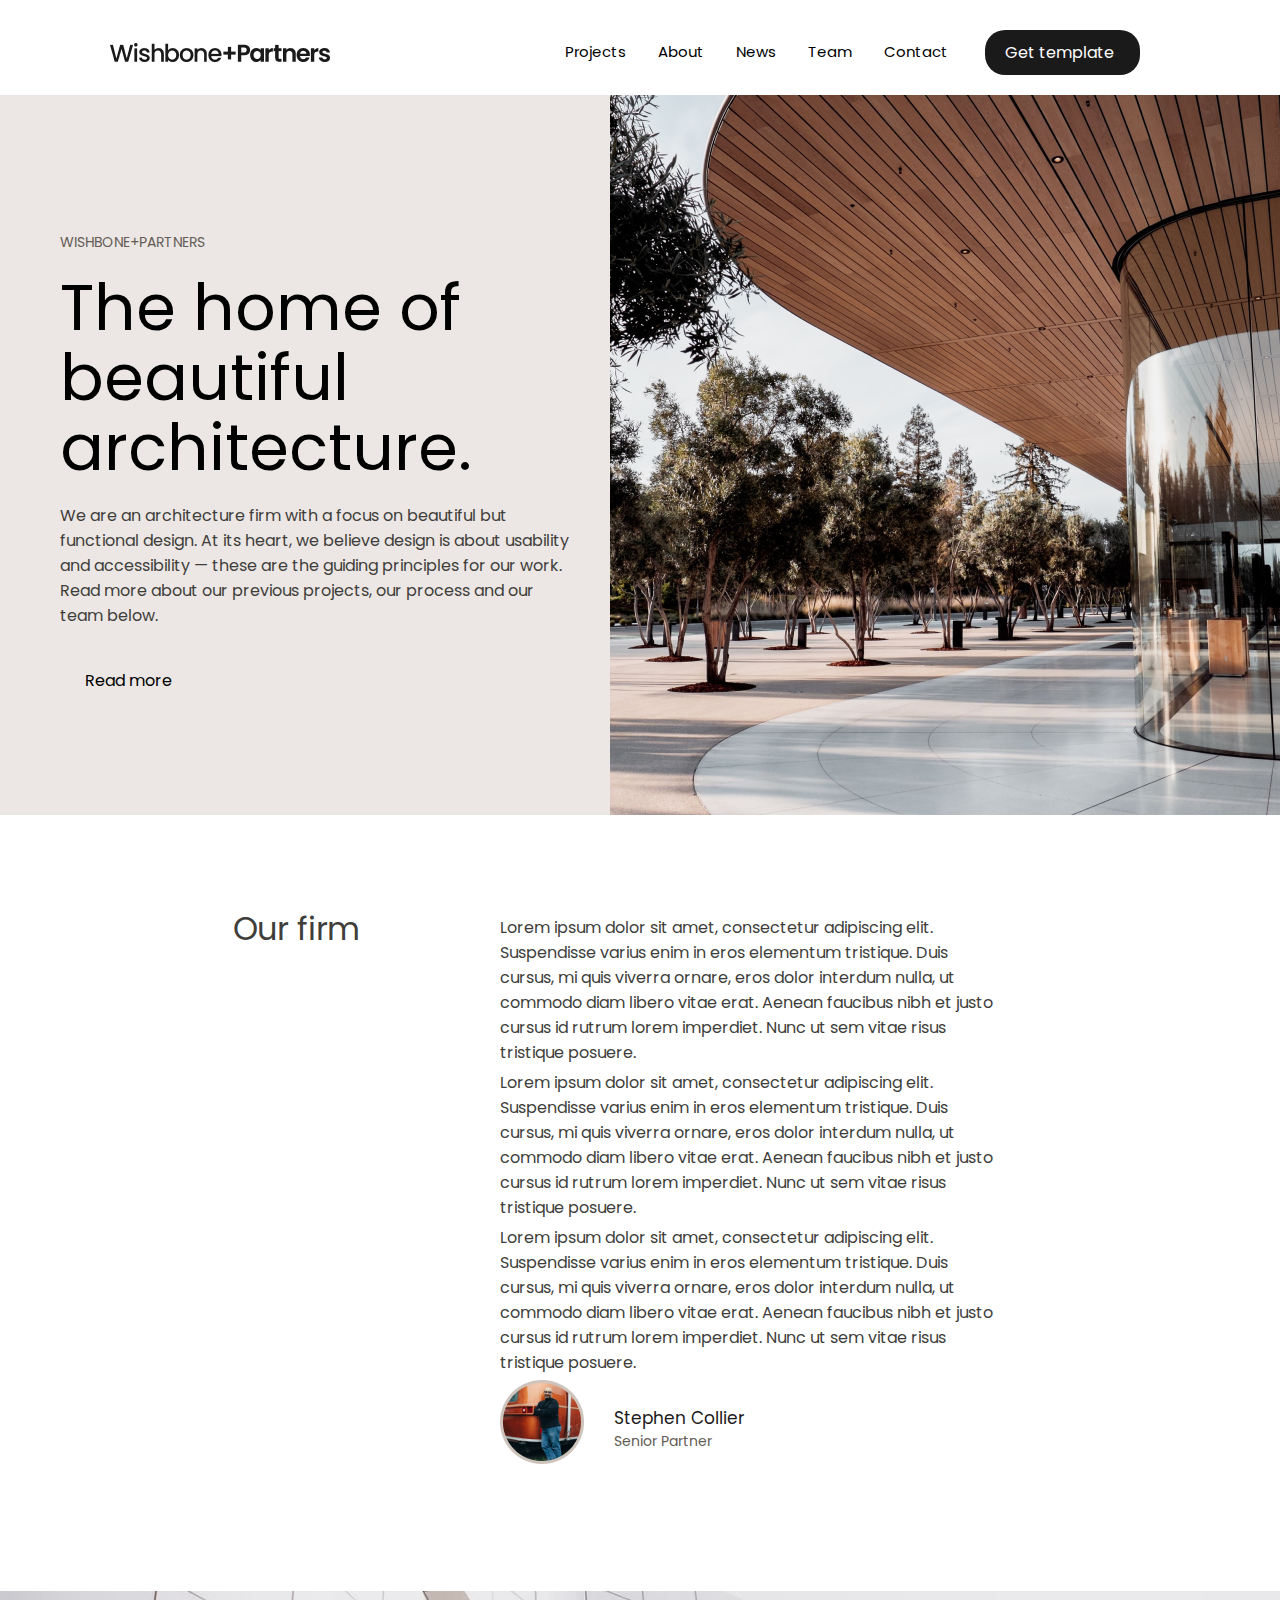
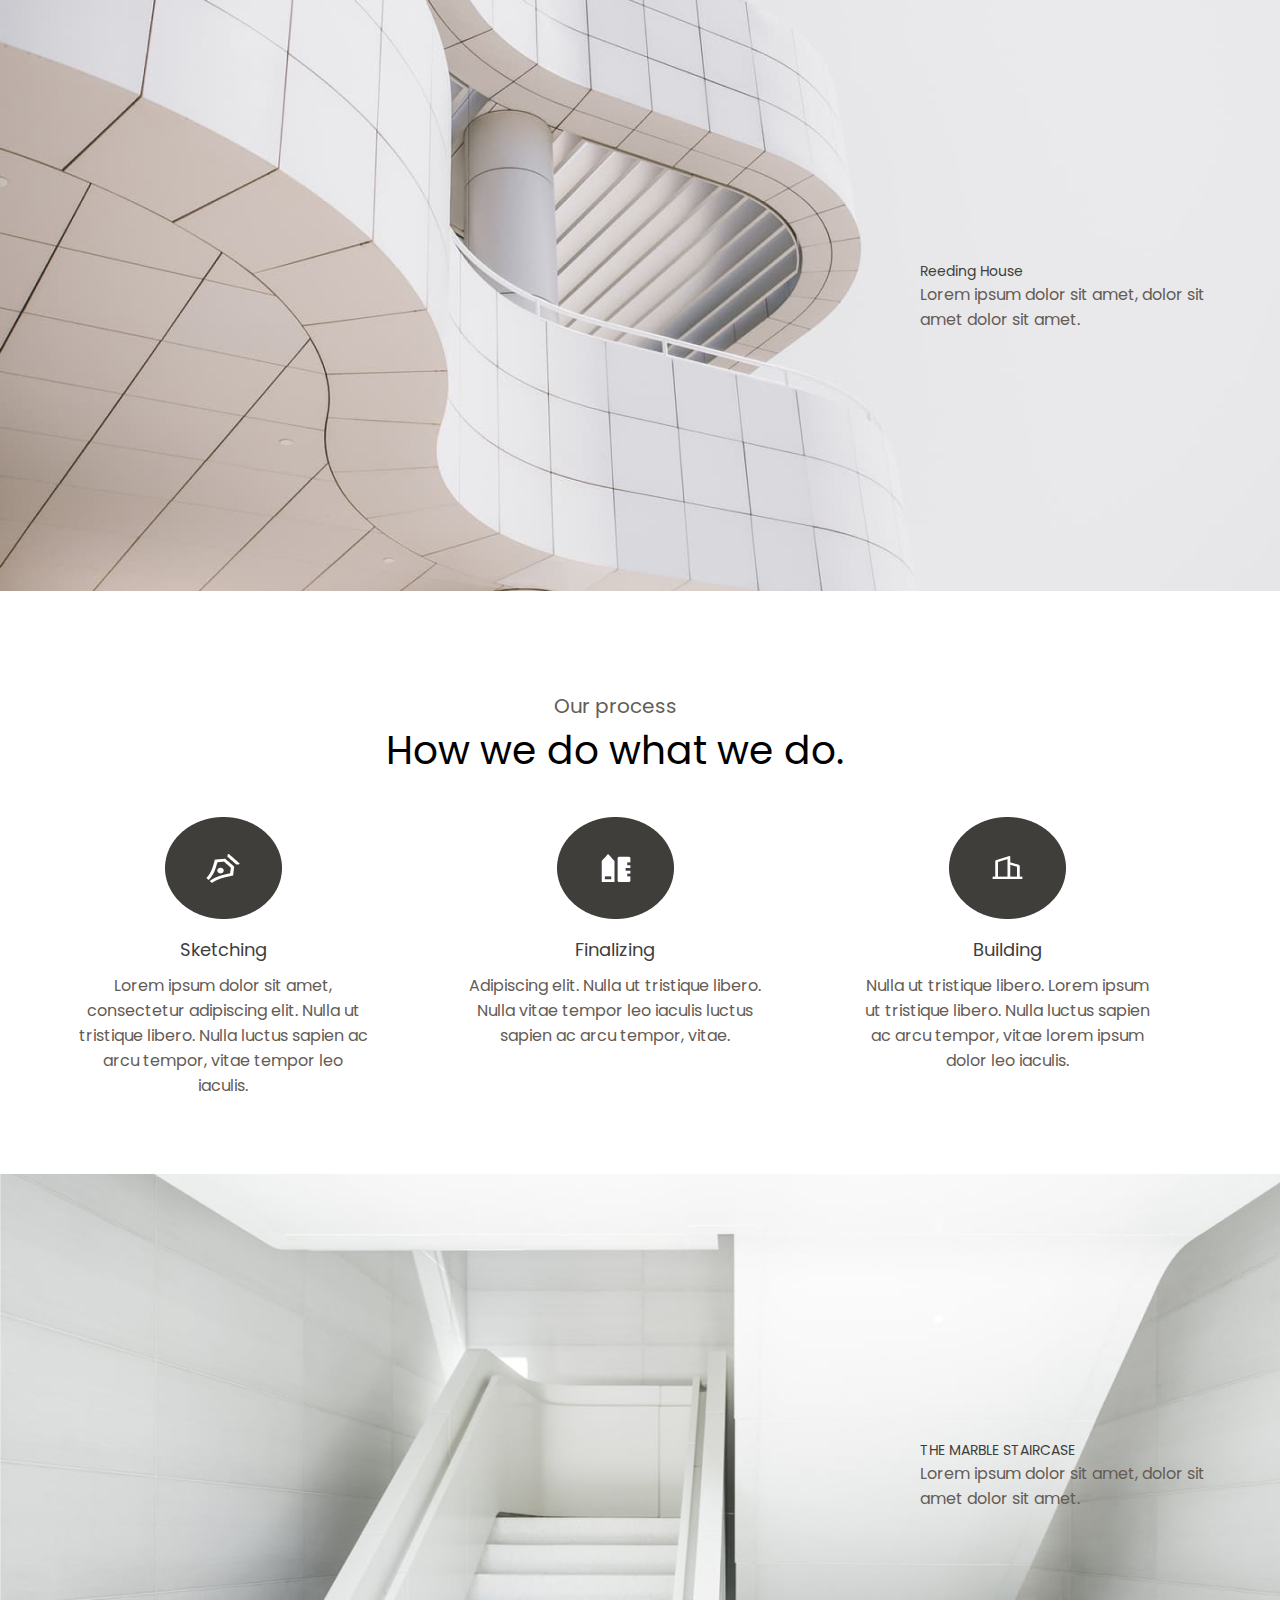
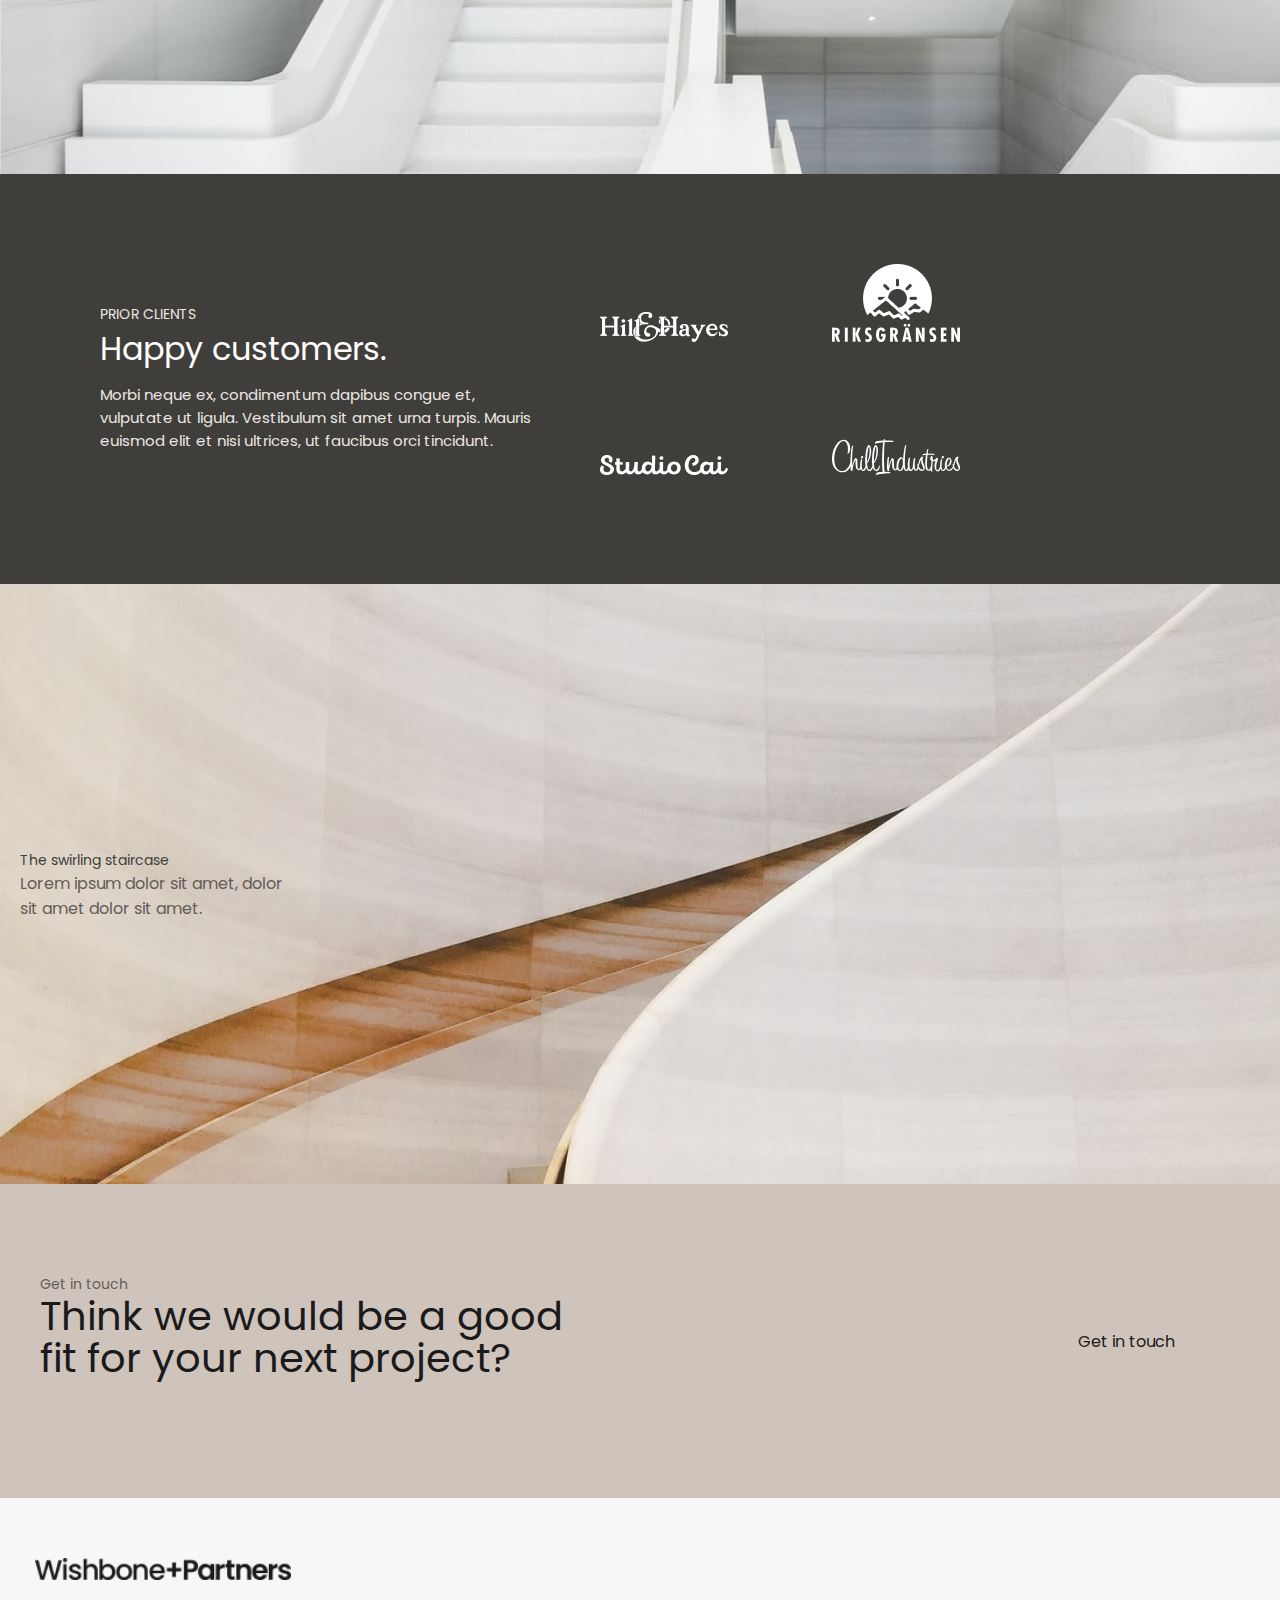
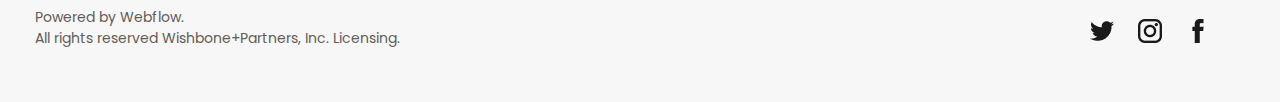
<file: index.html>
<!DOCTYPE html>
<html lang="en">

<head>
    <meta charset="UTF-8">
    <meta http-equiv="X-UA-Compatible" content="IE=edge">
    <meta name="viewport" content="width=device-width, initial-scale=1.0">
    <link rel="stylesheet" type="text/css" href="1.css">
    <link rel="preconnect" href="https://fonts.googleapis.com">
    <link rel="preconnect" href="https://fonts.gstatic.com" crossorigin>
    <link href="https://fonts.googleapis.com/css2?family=Montserrat:wght@400;700&family=Poppins&display=swap"
        rel="stylesheet">
    <title>Maket</title>
</head>

<body>
    <div class="wrapper">
        <header>
            <div id="head">
                <img src="IMAGE.png" id="Logo">
            </div>
            <nav>
                <ul class="ul-navbar">
                    <li class="li-navbar"><a href="" class="navbar">Projects</a></li>
                    <li class="li-navbar"><a href="" class="navbar">About</a></li>
                    <li class="li-navbar"><a href="" class="navbar">News</a></li>
                    <li class="li-navbar"><a href="" class="navbar">Team</a></li>
                    <li class="li-navbar"><a href="" class="navbar">Contact</a></li>
                    <li class="li-navbar-button"><a href="" class="in-button">
                            <div class="button">Get template</div>
                        </a></li>
                </ul>
            </nav>
        </header>
        <main>
            <!-- First-post -->
            <div class="first-post">
                <div class="first-text">
                    <p class="first-logo">WISHBONE+PARTNERS</p>
                    <p class="title">The home of beautiful architecture.</p>
                    <p class="subtitle">We are an architecture firm with a focus on beautiful but functional design. At
                        its
                        heart, we believe design is about usability and accessibility — these are the guiding principles
                        for
                        our work. Read more about our previous projects, our process and our team below.</p>
                    <a href="#" class="Read-more">Read more</a>
                </div>
                <div class="first-img">
                    <img src="first-img.png" class="imageF">
                </div>
            </div>
            <!-- Second post -->
            <div class="second-post">
                <div class="Our-firm">
                    <p>Our firm</p>
                </div>
                <div class="second-text">
                    <p class="indent">Lorem ipsum dolor sit amet, consectetur adipiscing elit. Suspendisse varius enim
                        in
                        eros elementum tristique. Duis cursus, mi quis viverra ornare, eros dolor interdum nulla, ut
                        commodo
                        diam libero vitae erat. Aenean faucibus nibh et justo cursus id rutrum lorem imperdiet. Nunc ut
                        sem
                        vitae risus tristique posuere.</p>
                    <p class="indent">Lorem ipsum dolor sit amet, consectetur adipiscing elit. Suspendisse varius enim
                        in
                        eros elementum tristique. Duis cursus, mi quis viverra ornare, eros dolor interdum nulla, ut
                        commodo
                        diam libero vitae erat. Aenean faucibus nibh et justo cursus id rutrum lorem imperdiet. Nunc ut
                        sem
                        vitae risus tristique posuere.</p>
                    <p class="indent">Lorem ipsum dolor sit amet, consectetur adipiscing elit. Suspendisse varius enim
                        in
                        eros elementum tristique. Duis cursus, mi quis viverra ornare, eros dolor interdum nulla, ut
                        commodo
                        diam libero vitae erat. Aenean faucibus nibh et justo cursus id rutrum lorem imperdiet. Nunc ut
                        sem
                        vitae risus tristique posuere.</p>
                    <div class="stephen">
                        <div>
                            <img src="Stephen.png" class="img-stephen">
                        </div>
                        <div class="text-stephen">
                            <p class="Collier">Stephen Collier</p>
                            <p class="Partner">Senior Partner</p>
                        </div>
                    </div>
                </div>
            </div>
            <!-- Background1 -->
            <div id="background-one">
                <div class="bg-one-text">
                    <p class="bg-one-title">Reeding House</p>
                    <p class="bg-one-subtitle">Lorem ipsum dolor sit amet, dolor sit amet dolor sit amet.</p>
                </div>
            </div>
            <!-- Third post -->
            <div class="third-post">
                <p class="small-title">Our process</p>
                <p class="third-title">How we do what we do.</p>
                <div id="third-column">
                    <div class="columns">
                        <img src="firstcolumn.png" class="img-column">
                        <p class="column-title">Sketching</p>
                        <p class="column-text">Lorem ipsum dolor sit amet, consectetur adipiscing elit. Nulla ut
                            tristique
                            libero. Nulla luctus sapien ac arcu tempor, vitae tempor leo iaculis.</p>
                    </div>
                    <div class="column-two">
                        <img src="secondcolumn.png" class="img-column">
                        <p class="column-title">Finalizing</p>
                        <p class="column-text">Adipiscing elit. Nulla ut tristique libero. Nulla vitae tempor leo
                            iaculis
                            luctus sapien ac arcu tempor, vitae.</p>
                    </div>
                    <div class="columns">
                        <img src="thirdcolumn.png" class="img-column">
                        <p class="column-title">Building</p>
                        <p class="column-text">Nulla ut tristique libero. Lorem ipsum ut tristique libero. Nulla luctus
                            sapien ac arcu tempor, vitae lorem ipsum dolor leo iaculis.</p>
                    </div>
                </div>
            </div>
            <!-- Background two -->
            <div class="background-two-div">
                <div class="background-two-text">
                    <p class="title-img-two">THE MARBLE STAIRCASE</p>
                    <p class="subtitle-img-two">Lorem ipsum dolor sit amet, dolor sit amet dolor sit amet.</p>
                </div>
            </div>
            <!-- Fourth post -->
            <div class="fourth-post">
                <div class="fourth-text">
                    <p class="small-fourth">PRIOR CLIENTS</p>
                    <p class="title-fourth">Happy customers.</p>
                    <p class="subtitle-fourth">Morbi neque ex, condimentum dapibus congue et, vulputate ut ligula.
                        Vestibulum sit amet urna turpis. Mauris euismod elit et nisi ultrices, ut faucibus orci
                        tincidunt.
                    </p>
                </div>
                <div class="fourth-img">
                    <div class="fourth-img-column-one">
                        <img src="one.png" class="fourth-img-in-column" style="padding-right:100px;">
                        <img src="two.png" class="fourth-img-in-column" style="padding-right:40px;">
                    </div>
                    <div class="fourth-img-column-two">
                        <img src="three.png" class="fourth-img-in-column"
                            style="padding-top:90px; padding-right:100px;">
                        <img src="four.png" class="fourth-img-in-column" style="padding-top:90px; padding-right:40px;">
                    </div>
                </div>
            </div>
            <!-- Background three -->
            <div class="background-three-div">
                <div class="text-background-three">
                    <div class="title-img-three">
                        <p>The swirling staircase</p>
                    </div>
                    <div class="subtitle-img-three">
                        <p>Lorem ipsum dolor sit amet, dolor sit amet dolor sit amet.</p>
                    </div>
                </div>


            </div>
           
            <!-- Sixth-post -->
            
            <!-- Seventh post -->
            <div class="seventh-post">
                <div class="text-seventh-post">
                    <div class="small-text-seventh-post">
                        <p class="small-text-seventh">Get in touch</p>
                    </div>
                    <div class="big-text-seventh-post">
                        <p class="big-text-seventh">Think we would be a good fit for your next project?</p>
                    </div>
                </div>
                <div class="click-seventh-post">
                    <a href="" class="click-seventh">Get in touch</a>
                </div>
            </div>
        </main>
        <footer>
            <div class="text-footer">
                <img src="IMAGE.png" class="logo-footer">
                <p class="subtitle-footer">Powered by Webflow.</p>
                <p class="subtitle-footer">All rights reserved Wishbone+Partners, Inc. Licensing.</p>
            </div>
            <div class="contacts">
                <div class="icons">
                    <a href="#"><img src="Twitter.png" class="icon"></a>
                    <a href="#"><img src="instagram.png" class="icon-two"></a>
                    <a href="#"><img src="facebook.png" class="icon"></a>
                </div>
            </div>

        </footer>
    </div>
</body>

</html>
</file>
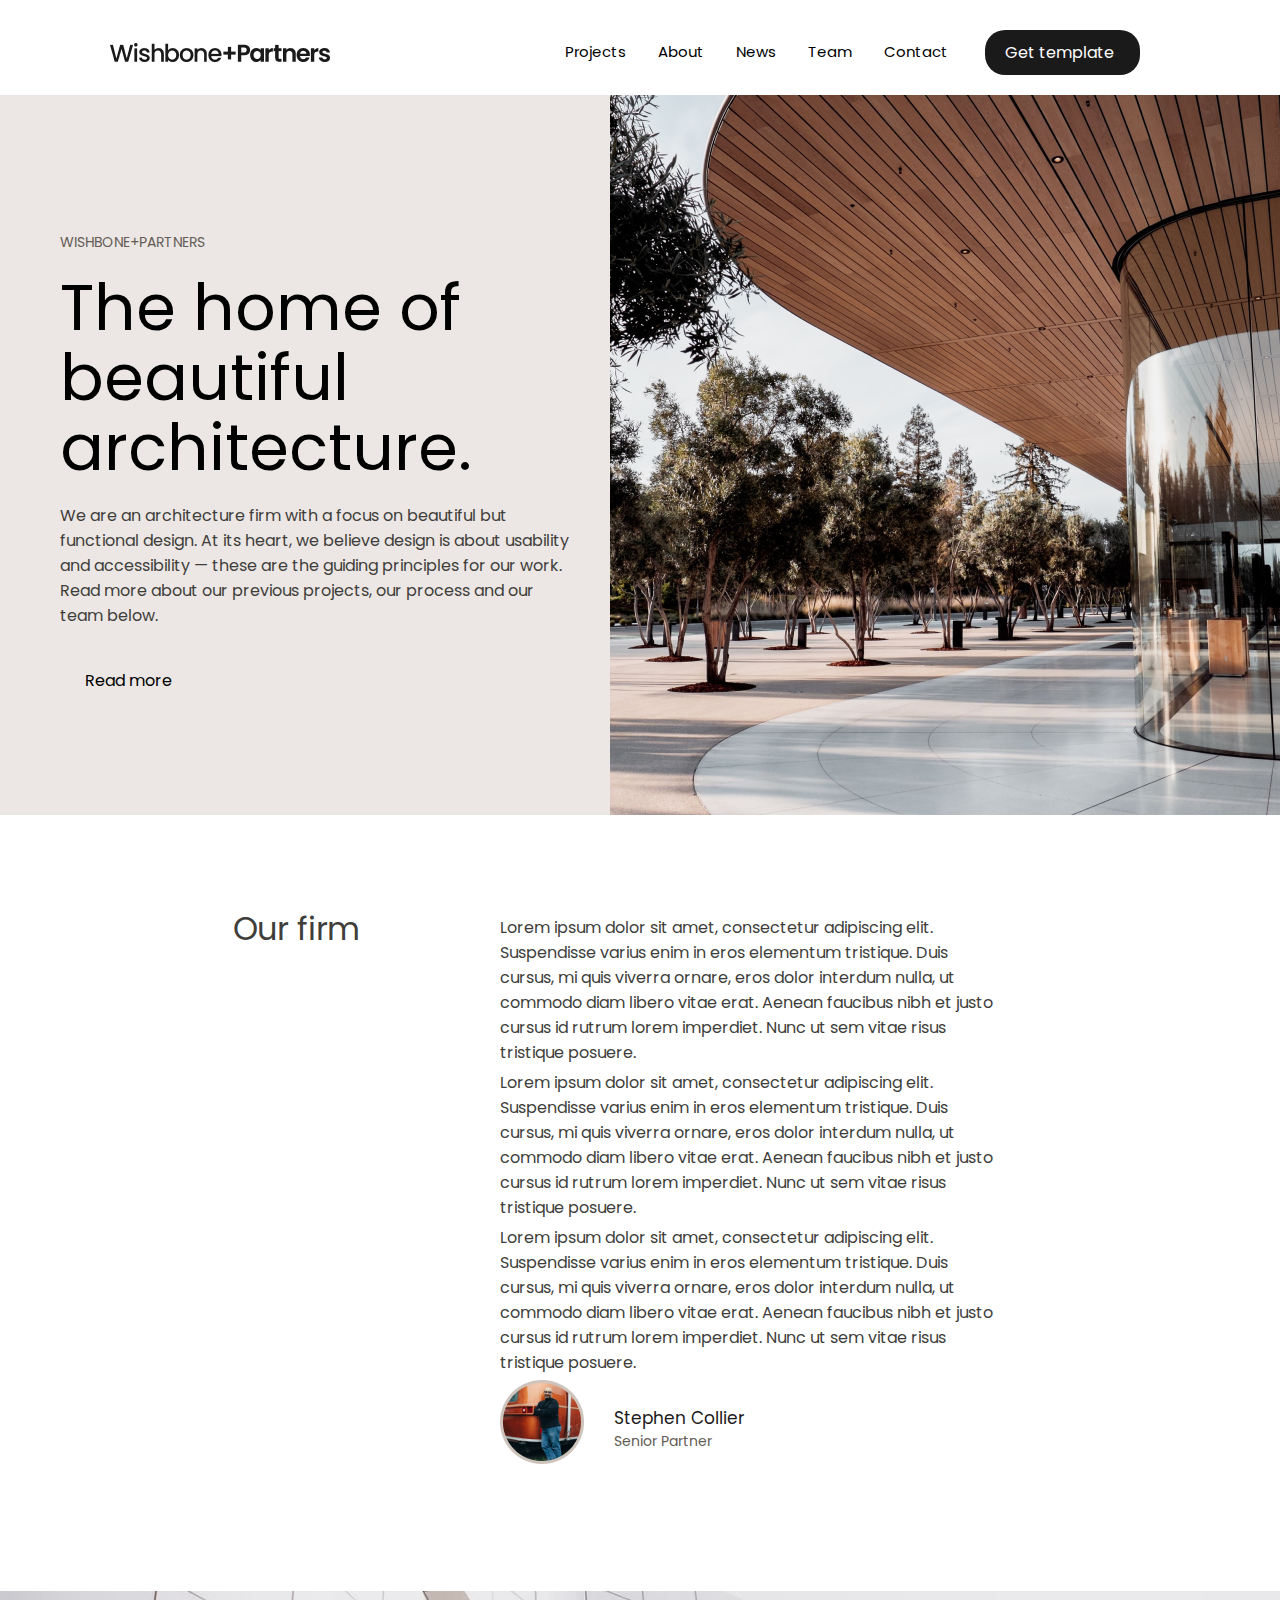
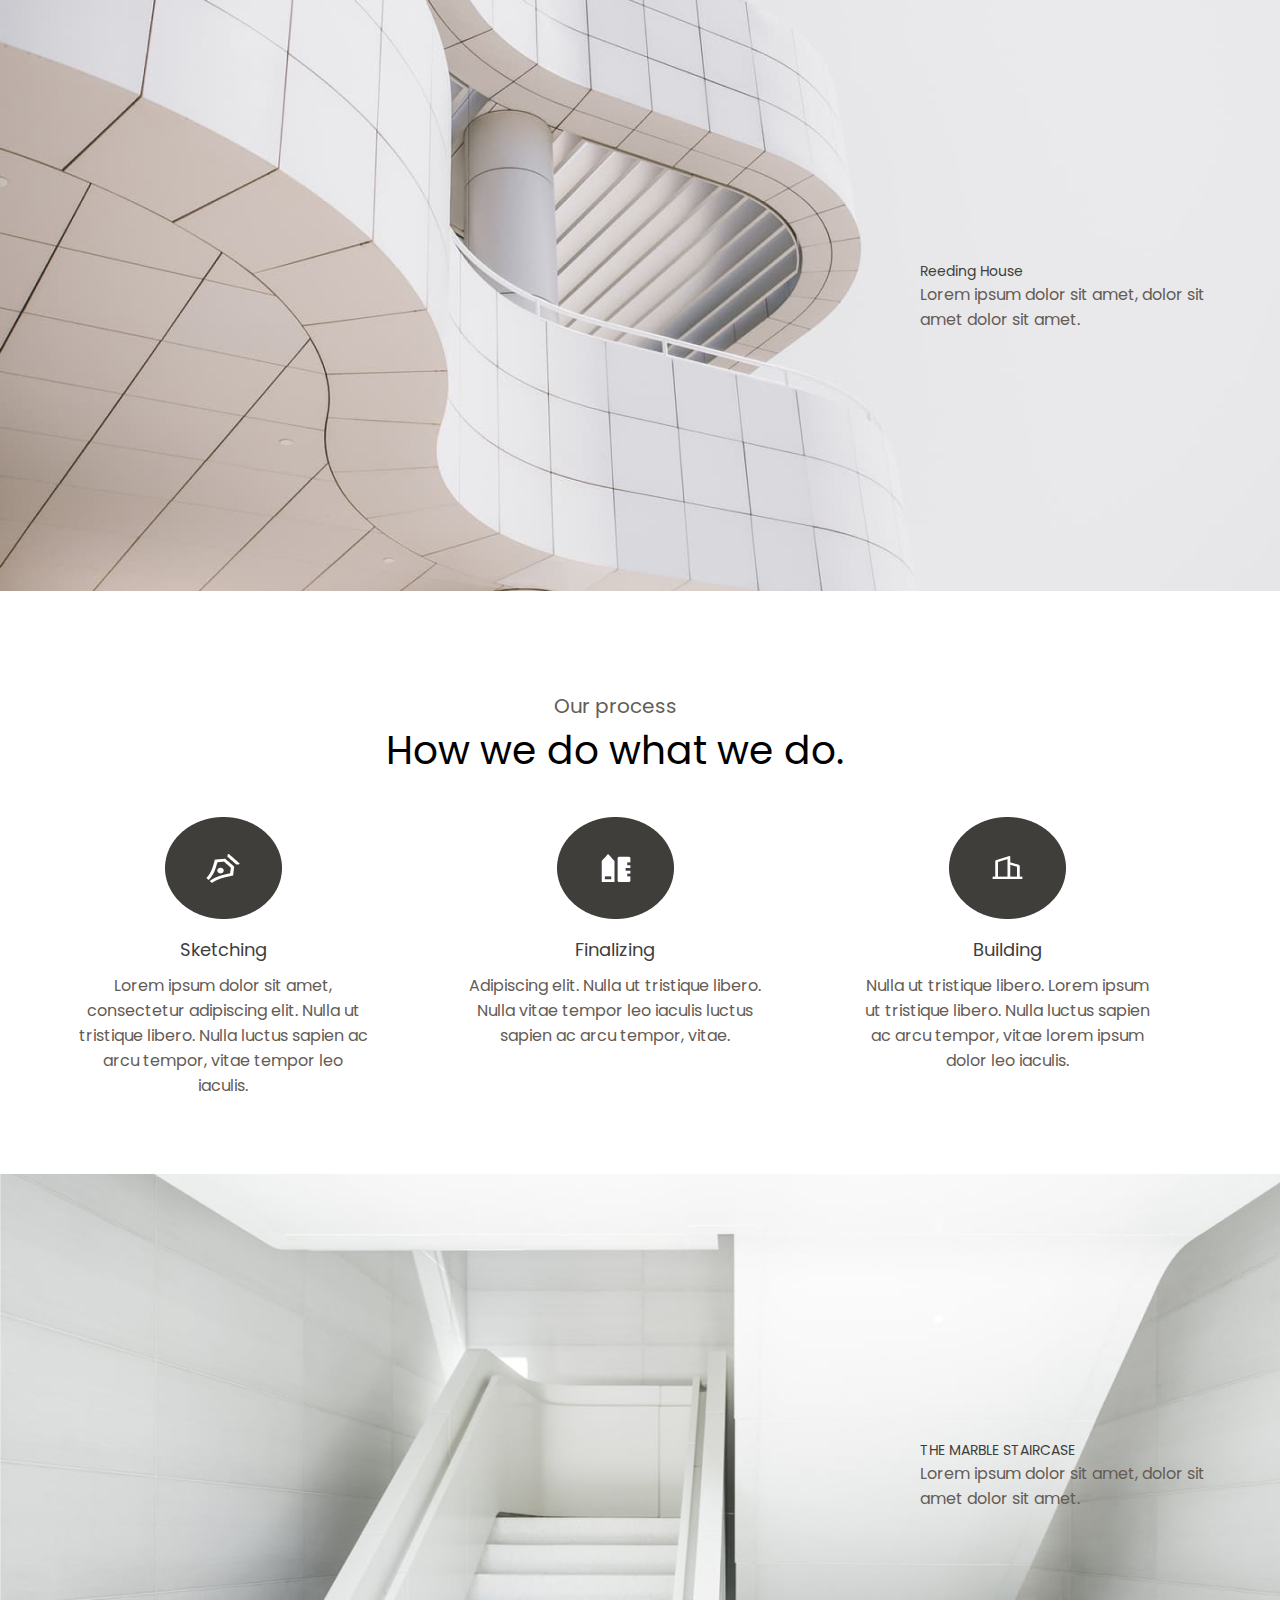
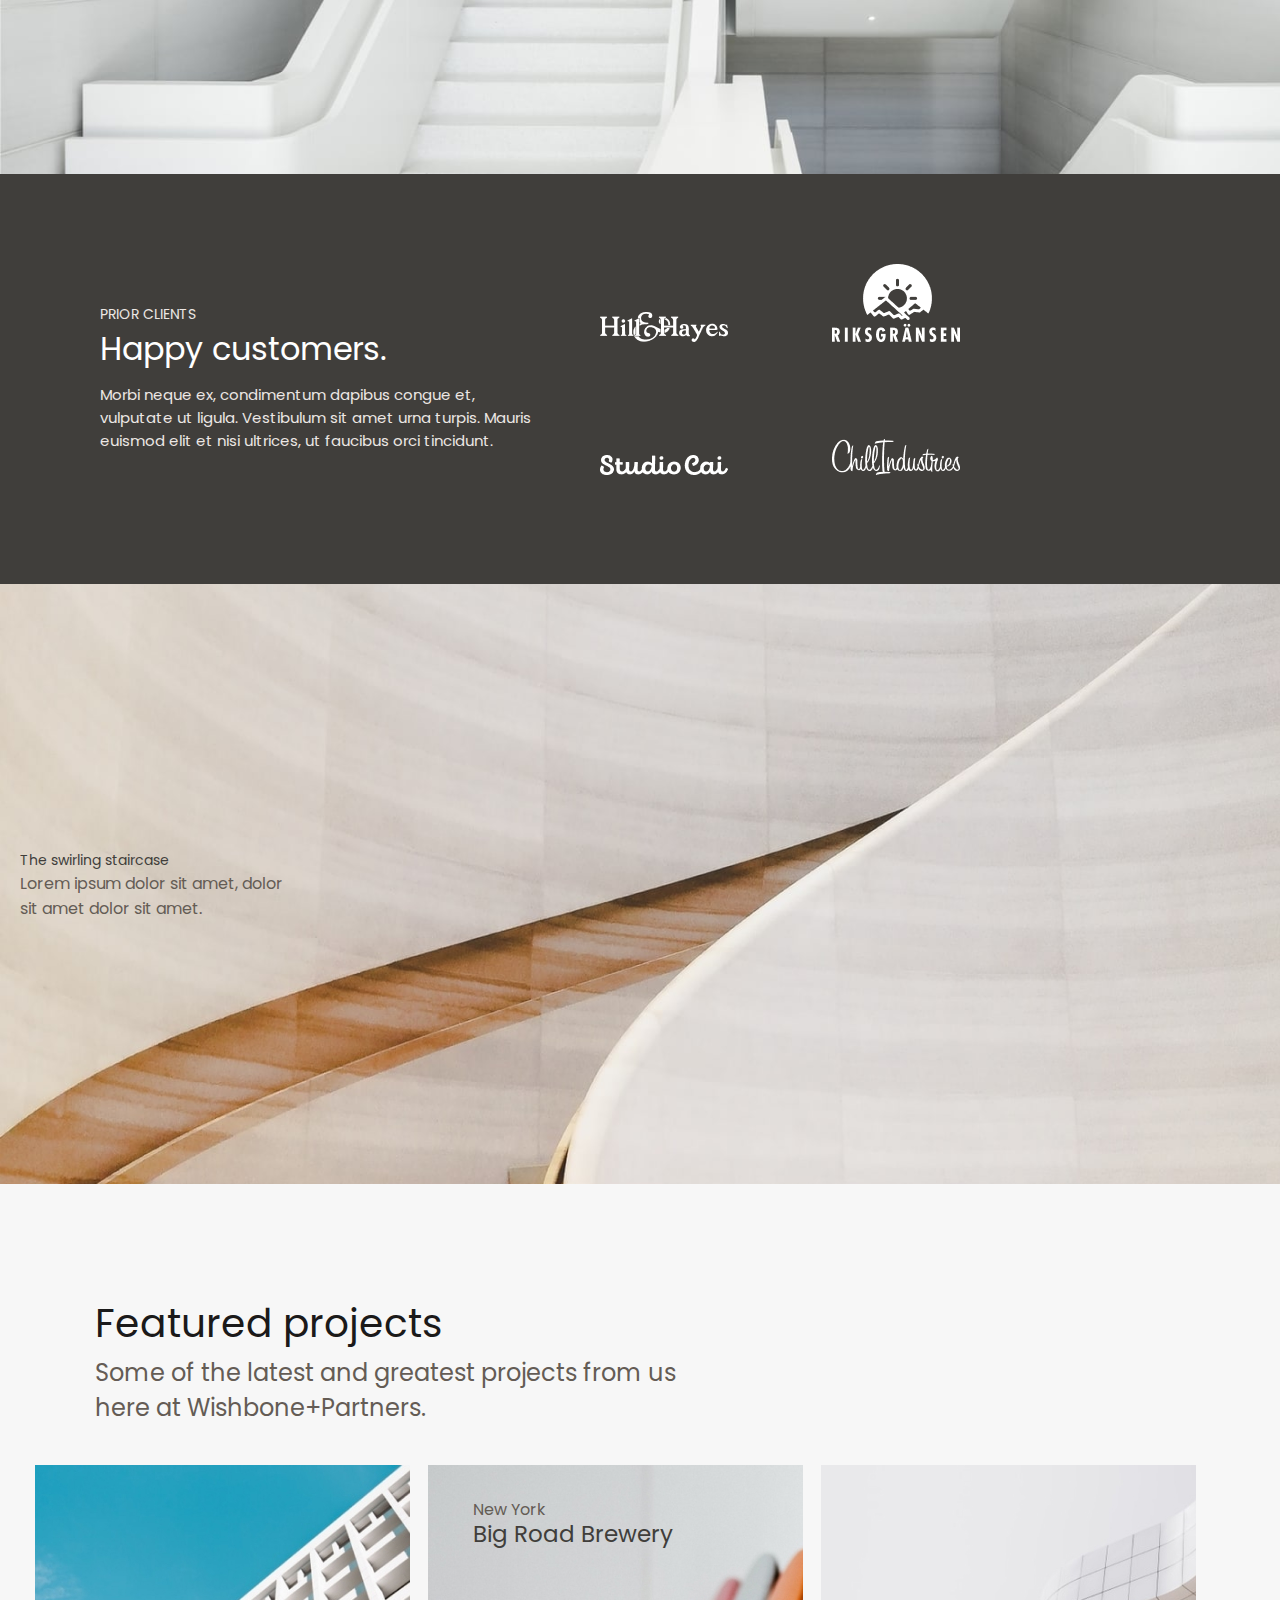
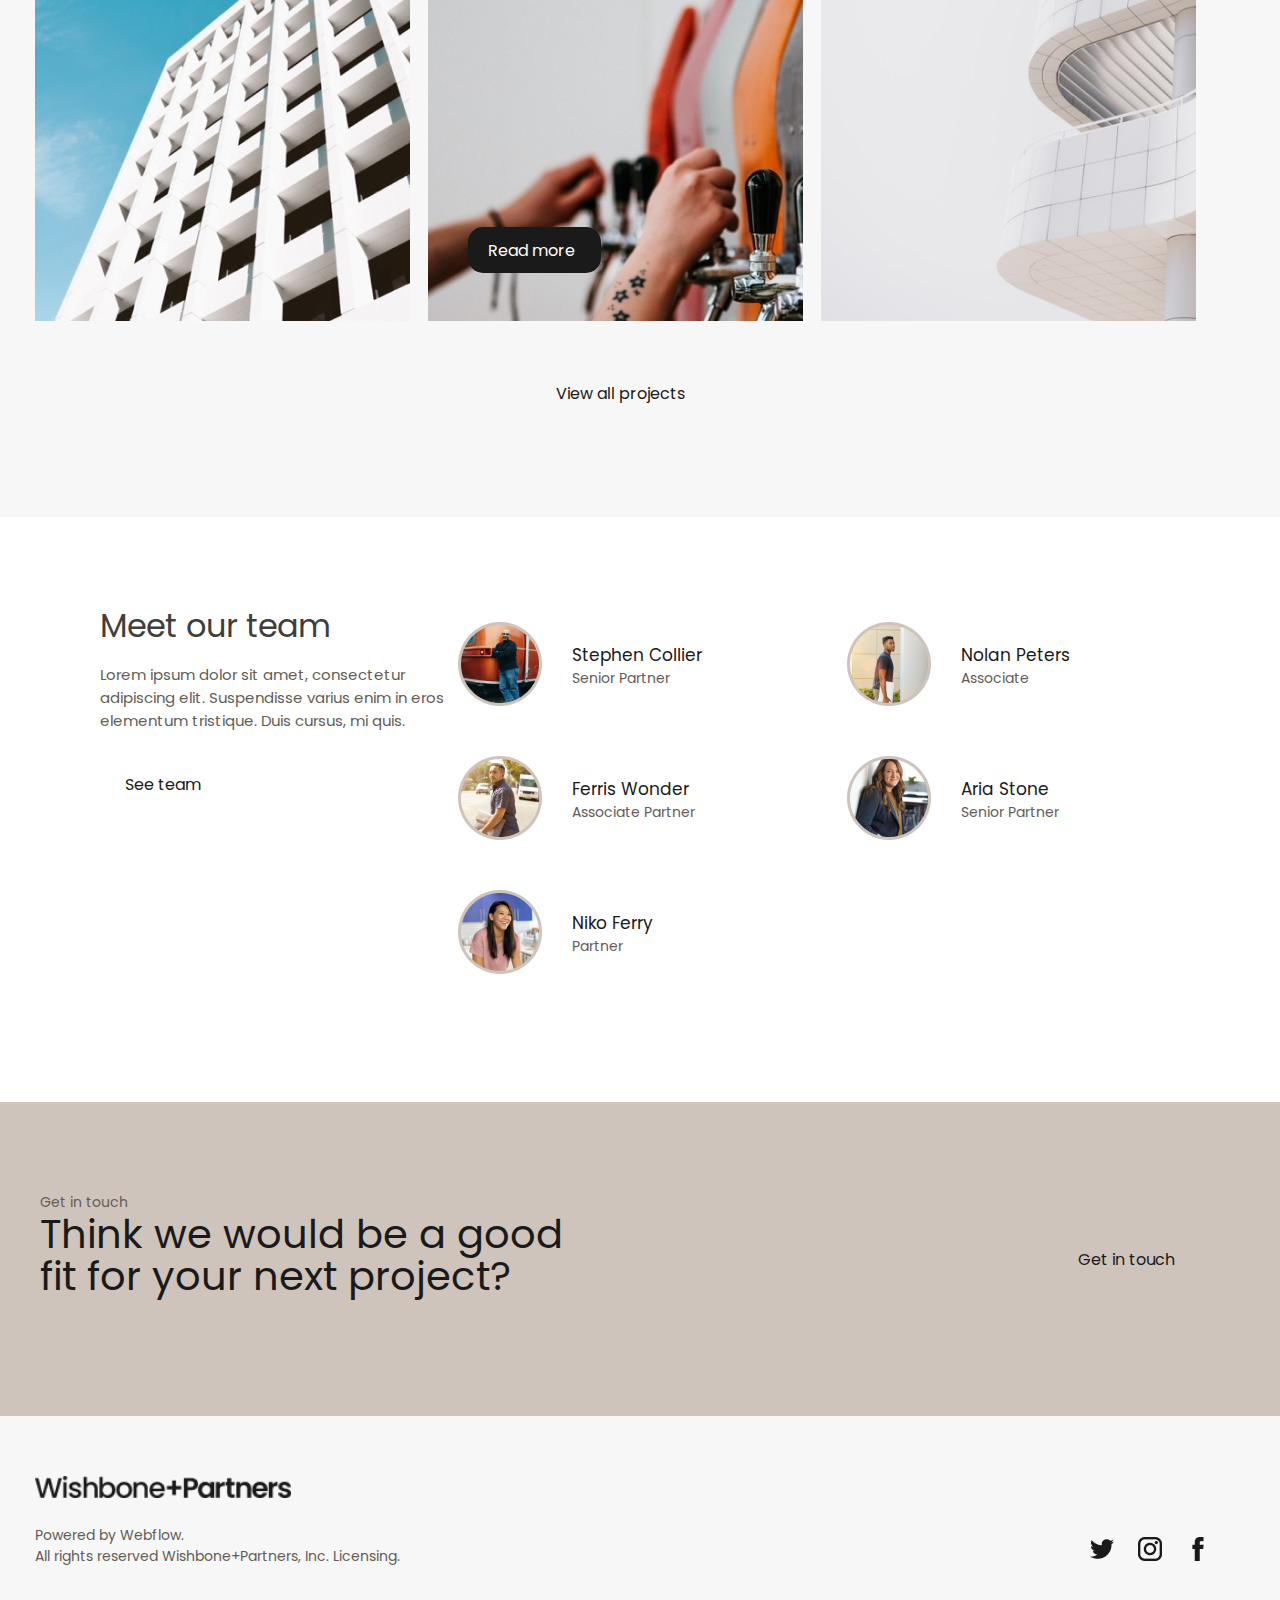
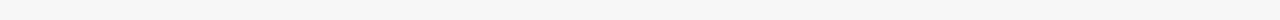
<file: L6.html>
<!DOCTYPE html>
<html lang="en">

<head>
    <meta charset="UTF-8">
    <meta http-equiv="X-UA-Compatible" content="IE=edge">
    <meta name="viewport" content="width=device-width, initial-scale=1.0">
    <link rel="stylesheet" type="text/css" href="1.css">
    <link rel="preconnect" href="https://fonts.googleapis.com">
    <link rel="preconnect" href="https://fonts.gstatic.com" crossorigin>
    <link href="https://fonts.googleapis.com/css2?family=Montserrat:wght@400;700&family=Poppins&display=swap"
        rel="stylesheet">
    <title>Maket</title>
</head>

<body>
    <div class="wrapper">
        <header>
            <div id="head">
                <img src="IMAGE.png" id="Logo">
            </div>
            <nav>
                <ul class="ul-navbar">
                    <li class="li-navbar"><a href="" class="navbar">Projects</a></li>
                    <li class="li-navbar"><a href="" class="navbar">About</a></li>
                    <li class="li-navbar"><a href="" class="navbar">News</a></li>
                    <li class="li-navbar"><a href="" class="navbar">Team</a></li>
                    <li class="li-navbar"><a href="" class="navbar">Contact</a></li>
                    <li class="li-navbar-button"><a href="" class="in-button">
                            <div class="button">Get template</div>
                        </a></li>
                </ul>
            </nav>
        </header>
        <main>
            <!-- First-post -->
            <div class="first-post">
                <div class="first-text">
                    <p class="first-logo">WISHBONE+PARTNERS</p>
                    <p class="title">The home of beautiful architecture.</p>
                    <p class="subtitle">We are an architecture firm with a focus on beautiful but functional design. At
                        its
                        heart, we believe design is about usability and accessibility — these are the guiding principles
                        for
                        our work. Read more about our previous projects, our process and our team below.</p>
                    <a href="#" class="Read-more">Read more</a>
                </div>
                <div class="first-img">
                    <img src="first-img.png" class="imageF">
                </div>
            </div>
            <!-- Second post -->
            <div class="second-post">
                <div class="Our-firm">
                    <p>Our firm</p>
                </div>
                <div class="second-text">
                    <p class="indent">Lorem ipsum dolor sit amet, consectetur adipiscing elit. Suspendisse varius enim
                        in
                        eros elementum tristique. Duis cursus, mi quis viverra ornare, eros dolor interdum nulla, ut
                        commodo
                        diam libero vitae erat. Aenean faucibus nibh et justo cursus id rutrum lorem imperdiet. Nunc ut
                        sem
                        vitae risus tristique posuere.</p>
                    <p class="indent">Lorem ipsum dolor sit amet, consectetur adipiscing elit. Suspendisse varius enim
                        in
                        eros elementum tristique. Duis cursus, mi quis viverra ornare, eros dolor interdum nulla, ut
                        commodo
                        diam libero vitae erat. Aenean faucibus nibh et justo cursus id rutrum lorem imperdiet. Nunc ut
                        sem
                        vitae risus tristique posuere.</p>
                    <p class="indent">Lorem ipsum dolor sit amet, consectetur adipiscing elit. Suspendisse varius enim
                        in
                        eros elementum tristique. Duis cursus, mi quis viverra ornare, eros dolor interdum nulla, ut
                        commodo
                        diam libero vitae erat. Aenean faucibus nibh et justo cursus id rutrum lorem imperdiet. Nunc ut
                        sem
                        vitae risus tristique posuere.</p>
                    <div class="stephen">
                        <div>
                            <img src="Stephen.png" class="img-stephen">
                        </div>
                        <div class="text-stephen">
                            <p class="Collier">Stephen Collier</p>
                            <p class="Partner">Senior Partner</p>
                        </div>
                    </div>
                </div>
            </div>
            <!-- Background1 -->
            <div id="background-one">
                <div class="bg-one-text">
                    <p class="bg-one-title">Reeding House</p>
                    <p class="bg-one-subtitle">Lorem ipsum dolor sit amet, dolor sit amet dolor sit amet.</p>
                </div>
            </div>
            <!-- Third post -->
            <div class="third-post">
                <p class="small-title">Our process</p>
                <p class="third-title">How we do what we do.</p>
                <div id="third-column">
                    <div class="columns">
                        <img src="firstcolumn.png" class="img-column">
                        <p class="column-title">Sketching</p>
                        <p class="column-text">Lorem ipsum dolor sit amet, consectetur adipiscing elit. Nulla ut
                            tristique
                            libero. Nulla luctus sapien ac arcu tempor, vitae tempor leo iaculis.</p>
                    </div>
                    <div class="column-two">
                        <img src="secondcolumn.png" class="img-column">
                        <p class="column-title">Finalizing</p>
                        <p class="column-text">Adipiscing elit. Nulla ut tristique libero. Nulla vitae tempor leo
                            iaculis
                            luctus sapien ac arcu tempor, vitae.</p>
                    </div>
                    <div class="columns">
                        <img src="thirdcolumn.png" class="img-column">
                        <p class="column-title">Building</p>
                        <p class="column-text">Nulla ut tristique libero. Lorem ipsum ut tristique libero. Nulla luctus
                            sapien ac arcu tempor, vitae lorem ipsum dolor leo iaculis.</p>
                    </div>
                </div>
            </div>
            <!-- Background two -->
            <div class="background-two-div">
                <div class="background-two-text">
                    <p class="title-img-two">THE MARBLE STAIRCASE</p>
                    <p class="subtitle-img-two">Lorem ipsum dolor sit amet, dolor sit amet dolor sit amet.</p>
                </div>
            </div>
            <!-- Fourth post -->
            <div class="fourth-post">
                <div class="fourth-text">
                    <p class="small-fourth">PRIOR CLIENTS</p>
                    <p class="title-fourth">Happy customers.</p>
                    <p class="subtitle-fourth">Morbi neque ex, condimentum dapibus congue et, vulputate ut ligula.
                        Vestibulum sit amet urna turpis. Mauris euismod elit et nisi ultrices, ut faucibus orci
                        tincidunt.
                    </p>
                </div>
                <div class="fourth-img">
                    <div class="fourth-img-column-one">
                        <img src="one.png" class="fourth-img-in-column" style="padding-right:100px;">
                        <img src="two.png" class="fourth-img-in-column" style="padding-right:40px;">
                    </div>
                    <div class="fourth-img-column-two">
                        <img src="three.png" class="fourth-img-in-column"
                            style="padding-top:90px; padding-right:100px;">
                        <img src="four.png" class="fourth-img-in-column" style="padding-top:90px; padding-right:40px;">
                    </div>
                </div>
            </div>
            <!-- Background three -->
            <div class="background-three-div">
                <div class="text-background-three">
                    <div class="title-img-three">
                        <p>The swirling staircase</p>
                    </div>
                    <div class="subtitle-img-three">
                        <p>Lorem ipsum dolor sit amet, dolor sit amet dolor sit amet.</p>
                    </div>
                </div>


            </div>
            <!-- Fifth post -->
            <div class="fifth-post">
                <div class="fifth-text">
                    <p class="title-text-fifth-post">Featured projects</p>
                    <p class="subtitle-text-fifth-post">Some of the latest and greatest projects from us here at
                        Wishbone+Partners.</p>
                </div>
                <div class="fifth-images">
                    <div class="first-img-fifth-post">
                        <img src="first-img-in-fifth-post.jpg" class="one-img-in-fifth-post">
                    </div>
                    <div class="second-img-fifth-post">
                        <div class="text-in-second-img">
                            <p class="small-text-in-second-img">New York</p>
                            <p class="big-text-in-second-img">Big Road Brewery</p>
                        </div>
                        <div class="indent-fifth-post">
                            <a href="#" class="a-button-fifth-post">
                                <div class="button-in-second-img">
                                    <p class="text-in-button-second-img">Read more</p>
                                </div>
                            </a>
                        </div>
                        <!-- <img src="second-img-in-fifth-post.jpg" class="two-img-in-fifth-post"> -->
                    </div>
                    <div class="third-img-fifth-post">
                        <img src="third-img-in-fifth-post.jpg" class="three-img-in-fifth-post">
                    </div>
                </div>
                <div class="click-last-text-fifth">
                    <a href="" class="click-text">
                        <p class="indent-last-click-fifth">View all projects</p>
                    </a>
                </div>
            </div>
            <!-- Sixth-post -->
            <div class="sixth-post">
                <div class="meet-our-team-sixth-post">
                    <p class="title-sixth-post">Meet our team</p>
                    <p class="subtitle-sixth-post">Lorem ipsum dolor sit amet, consectetur adipiscing elit. Suspendisse
                        varius enim in eros elementum tristique. Duis cursus, mi quis.</p>
                    <a class="a-click-sixth-post">
                        <a href="#" class="a-sixth-post">
                            <p class="click-sixth-post">See team</p>
                        </a>
                    </a>
                </div>
                <div class="autors">
                    <div class="first-column-autors">
                        <!-- -First- -->
                        <div class="first-autor">
                            <div>
                                <img src="Stephen.png" class="img-first">
                            </div>
                            <div class="text-first-autor">
                                <p class="name-first-autor">Stephen Collier</p>
                                <p class="small-text-first-autor">Senior Partner</p>
                            </div>
                        </div>
                        <!-- -First- -->
                        <!-- -Second- -->
                        <div class="second-autor">
                            <div>
                                <img src="Ferris Wonder.png" class="img-second">
                            </div>
                            <div class="text-second-autor">
                                <p class="name-second-autor">Ferris Wonder</p>
                                <p class="small-text-second-autor">Associate Partner</p>
                            </div>
                        </div>
                        <!-- -Second- -->
                        <!-- -Third- -->
                        <div class="third-autor">
                            <div>
                                <img src="Niko Ferry.png" class="img-third">
                            </div>
                            <div class="text-third-autor">
                                <p class="name-third-autor">Niko Ferry</p>
                                <p class="small-text-third-autor">Partner</p>
                            </div>
                        </div>
                        <!-- -Third- -->
                    </div>
                    <div class="second-column-autors">
                        <!-- -Fourth- -->
                        <div class="fourth-autor">
                            <div>
                                <img src="Nolan Peters.png" class="img-fourth">
                            </div>
                            <div class="text-fourth-autor">
                                <p class="name-fourth-autor">Nolan Peters</p>
                                <p class="small-text-fourth-autor">Associate</p>
                            </div>
                        </div>
                        <!-- -Fourth- -->
                        <!-- -Fifth- -->
                        <div class="fifth-autor">
                            <div>
                                <img src="Aria Stone.png" class="img-fifth">
                            </div>
                            <div class="text-fifth-autor">
                                <p class="name-fifth-autor">Aria Stone</p>
                                <p class="small-text-fifth-autor">Senior Partner</p>
                            </div>
                        </div>
                        <!-- -Fifth- -->

                    </div>
                </div>
            </div>
            <!-- Seventh post -->
            <div class="seventh-post">
                <div class="text-seventh-post">
                    <div class="small-text-seventh-post">
                        <p class="small-text-seventh">Get in touch</p>
                    </div>
                    <div class="big-text-seventh-post">
                        <p class="big-text-seventh">Think we would be a good fit for your next project?</p>
                    </div>
                </div>
                <div class="click-seventh-post">
                    <a href="" class="click-seventh">Get in touch</a>
                </div>
            </div>
        </main>
        <footer>
            <div class="text-footer">
                <img src="IMAGE.png" class="logo-footer">
                <p class="subtitle-footer">Powered by Webflow.</p>
                <p class="subtitle-footer">All rights reserved Wishbone+Partners, Inc. Licensing.</p>
            </div>
            <div class="contacts">
                <div class="icons">
                    <a href="#"><img src="Twitter.png" class="icon"></a>
                    <a href="#"><img src="instagram.png" class="icon-two"></a>
                    <a href="#"><img src="facebook.png" class="icon"></a>
                </div>
            </div>

        </footer>
    </div>
</body>

</html>
</file>
<file: 1.css>
* {
    box-sizing: border-box;
    font-family: 'Poppins', sans-serif;
    padding: 0px;
    margin: 0px;
}

.Read-more:hover,
.indent-last-click-fifth:hover,
.click-sixth-post:hover,
.click-seventh:hover,
.navbar:hover {
    color: #686868;
}

.button:hover,
.button-in-second-img:hover {
    background-color: #686868;
}

/* header */
header {
    display: flex;
    /* justify-content: space-evenly; */
    width: 100%;
    height: 95px;
    justify-content: space-between;
}

#Logo {
    padding-top: 33px;
    display: flex;
    padding-left: 110px;
    margin-top: 10px;
}

nav {
    display: flex;
    font-size: 15px;
    color: black;
}

.li-navbar {
    text-decoration: none;
    list-style-type: none;
    padding-top: 40px;
    color: black;
}

.button {
    background-color: #1B1A1A;
    margin-left: 32px;
    border-radius: 20px;
    width: 155px;
    height: 45px;
    padding-top: 10px;
    padding-left: 20px;
}

.in-button {
    color: #FFFFFF;
    text-decoration: none;
    font-size: 16px;
}

.ul-navbar {
    display: flex;
    padding-right: 140px;


}

.navbar {
    text-decoration: none;
    margin-left: 32px;
    color: black;

}

.li-navbar-button {
    margin-left: 5px;
    text-decoration: none;
    list-style-type: none;
    padding-top: 30px;

}


/* main */
/* first post */

.first-post {
    display: flex;
    width: 100%;
    height: 720px;
    background-color: #ECE7E4;
    padding-right: 0px;
}

.first-text {
    width: 60%;
    height: 720px;
    padding-left: 60px;
}

.first-logo {
    font-size: 14px;
    color: #645C55;
    margin-top: 137px;
    margin-bottom: 20px;
}

.first-img {
    margin-left: auto;
    padding-right: 0px;
}

.imageF {
    width: 720px;
    height: 720px;
}

.title {
    font-size: 64px;
    width: 550px;
    height: auto;
    margin-bottom: 20px;
    line-height: 70px;
}

.subtitle {
    font-size: 16px;
    width: 520px;
    height: auto;
    color: #403E3B;
    margin-bottom: 40px;
}

.Read-more {
    font-size: 16px;
    padding-left: 25px;
    text-decoration: none;
    color: black;
}

/* Second post */
.second-post {
    width: 100%;
    height: auto;
    background-color: white;
    display: flex;
    justify-content: center;
    padding-right: 50px;
}

.Our-firm {
    font-size: 32px;
    margin-right: 140px;
    padding-top: 90px;
    color: #403E3B;
}

.second-text {
    font-size: 16px;
    color: #403E3B;
    width: 493px;
    padding-top: 100px;
    margin-right: 5px;
}

.indent {
    margin-bottom: 5px;
}

.stephen {
    display: flex;
    margin-bottom: 120px;

}

.img-stephen {
    width: 84px;
    height: 84px;
}

.text-stephen {
    padding-top: 25px;
    padding-left: 30px;
}

.Partner {
    color: #645C55;
    font-size: 14px;
}

.Collier {
    font-size: 17px;
    color: #1B1A1A;
}

/* Background1 */
#background-one {
    background-size: cover;
    width: 100%;
    height: 600px;
    background-image: url("Background1.jpg");
    justify-content: flex-end;
    display: flex;
    padding-right: 75px;
}

.bg-one-text {
    padding-top: 270px;
    width: 285px;
}

.bg-one-title {
    color: #403E3B;
    font-size: 14px;
}

.bg-one-subtitle {
    color: #645C55;
    font-size: 16px;
}

/* Thir post */
.third-post {
    padding-right: 50px;
}

.small-title {
    font-size: 20px;
    color: #645C55;
    padding-top: 100px;
    text-align: center;
}

.third-title {
    font-size: 39px;
    margin-bottom: 37px;
    text-align: center;

}

#third-column {
    display: flex;
    justify-content: center;
    margin-bottom: 76px;
}

.img-column {
    width: 117px;
    height: auto;
}

.column-title {
    font-size: 18px;
    color: #403E3B;
    margin-bottom: 10px;
    padding-top: 10px;
}

.columns,
.column-two {
    width: 292px;
    height: auto;
    text-align: center;
}

.column-two {
    margin: 0px 100px;
}

.column-text {
    font-size: 16px;
    color: #645C55;


}

/* Background2 */
.title-img-two {
    font-size: 14px;
    color: #403E3B;

}

.subtitle-img-two {
    font-size: 16px;
    color: #645C55;
}

.background-two-div {
    background-size: cover;
    width: 100%;
    height: 600px;
    display: flex;
    background-image: url("background2.png");
    justify-content: flex-end;
    padding-right: 60px;
}

.background-two-text {
    padding-top: 266px;
    width: 300px;
}

/* Fourth post */
.fourth-post {
    background-color: #403E3B;
    width: 100%;
    height: 410px;
    display: flex;
    justify-content: center;
    margin-top: 0px;
}

.small-fourth {
    font-size: 14px;
    color: #ECE7E4;
}

.fourth-text {
    padding-top: 130px;
    margin-right: auto;
    padding-left: 100px;
    margin-top: 0px;
}

.title-fourth {
    font-size: 32px;
    color: white;
    margin-bottom: 10px;
}

.subtitle-fourth {
    color: #ECE7E4;
    width: 451px;
    font-size: 15px;

}

.fourth-img {
    padding-top: 90px;
    padding-right: 280px;
}

.fourth-img-in-column-one,
.fourth-img-column-two {
    align-items: center;
}

/* Background three */
.background-three-div {
    background-size: cover;
    width: 100%;
    height: 600px;
    display: block;
    background-image: url("background3.jpg");
}

.title-img-three {
    font-size: 14px;
    color: #403E3B;
}

.subtitle-img-three {
    font-size: 16px;
    color: #645C55;
}

.text-background-three {
    padding-top: 266px;
    padding-left: 20px;
    width: 290px;
}

/* fifth-post */
.fifth-post {
    background-color: #F7F7F7;
    width: 100%;
    margin-bottom: 85px;
}

.fifth-text {
    padding-top: 110px;
    margin-bottom: 40px;
    padding-left: 95px;

}

.title-text-fifth-post {
    font-size: 39px;
    color: #1B1A1A;
    margin-bottom: 2px;
}

.subtitle-text-fifth-post {
    font-size: 24px;
    color: #645C55;
    width: 581px;
}

.fifth-images {
    display: flex;
    justify-content: center;
    margin-bottom: 53px;
    padding-right: 50px;
}

.second-img-fifth-post {
    width: 375px;
    height: 456px;
    background-image: url("second-img-in-fifth-post.jpg");
    margin-left: 18px;
    margin-right: 18px;

}

.text-in-second-img {
    padding-top: 32px;
    padding-left: 45px;
    line-height: 25px;
}

.small-text-in-second-img {
    color: #645C55;
    font-size: 16px;

}

.big-text-in-second-img {
    color: #403E3B;
    font-size: 23px;

}

.button-in-second-img {
    background-color: #1B1A1A;
    width: 133px;
    height: 46px;
    border-radius: 15px;


}

.indent-fifth-post {
    padding-left: 40px;
    padding-top: 280px;
}

.text-in-button-second-img {
    font-size: 16px;
    color: white;
    padding: 11px 20px;


}

.a-button-fifth-post {
    text-decoration: none;
}

.click-text {
    text-decoration: none;
    color: #1B1A1A;
    font-size: 16px;
}

.indent-last-click-fifth {
    text-align: center;
}

.click-last-text-fifth {
    padding-bottom: 111px;
    padding-right: 40px;
}

/* Sixth-Post */
/* ------------------ */

.first-autor,
.second-autor,
.third-autor,
.fourth-autor,
.fifth-autor {
    display: flex;
    padding-top: 20px;

}

.img-first,
.img-secind,
.img-third,
.img-fourth,
.img-fifth {
    width: 84px;
    height: 84px;
}

.text-first-autor,
.text-second-autor,
.text-third-autor,
.text-fourth-autor,
.text-fifth-autor {
    padding-top: 20px;
    padding-left: 30px;
}

.small-text-first-autor,
.small-text-second-autor,
.small-text-third-autor,
.small-text-fourth-autor,
.small-text-fifth-autor {
    color: #645C55;
    font-size: 14px;
}

.name-first-autor,
.name-second-autor,
.name-third-autor,
.name-fourth-autor,
.name-fifth-autor {
    font-size: 17px;
    color: #1B1A1A;
    padding-bottom: 0px;
    width: 150px;
}

.second-autor,
.third-autor,
.fifth-autor {
    padding-top: 43px;

}

/* --------------------- */
.sixth-post {
    display: flex;
    margin-bottom: 121px;
    padding-left: 100px;
}

.autors {
    display: flex;
    margin-left: 16px;
    padding-right: 258px;
    margin-left: auto;
}

.second-column-autors {
    margin-left: 15px;
}

.first-column-autors {
    padding-right: 110px;
}

.title-sixth-post {
    color: #403E3B;
    font-size: 32px;
    margin-bottom: 13px;
}

.subtitle-sixth-post {
    color: #645C55;
    font-size: 15px;
    width: 358px;
    margin-bottom: 40px;
}

.click-sixth-post {
    font-size: 16px;
    color: #1B1A1A;
    padding-left: 25px;
}

.a-sixth-post {
    text-decoration: none;
}


/* Seventh post */
.seventh-post {
    background-color: #CEC4BC;
    display: flex;
    width: 100%;
    height: 314px;
    justify-content: center;
    align-items: center;
}

.text-seventh-post {
    padding-right: 80px;
    padding-bottom: 40px;
}

.small-text-seventh {
    color: #645C55;
    font-size: 14px;
    margin-bottom: 0px;
    padding-top: 10px;
}

.big-text-seventh {
    font-size: 40px;
    color: #1B1A1A;
    width: 569px;
    line-height: 42px;
    margin-top: 0px;
}

.click-seventh {
    text-decoration: none;
    margin-left: 389px;
    font-size: 16px;
    color: #1B1A1A;
    padding-right: 65px;
}

/* Footer */
footer {
    width: 100%;
    height: 204px;
    background-color: #F7F7F7;
    display: flex;
    justify-content: center;
    padding-right: 35px;
}

.text-footer {
    margin-top: 60px;
    margin-left: auto;
}

.logo-footer {
    width: 256px;
    height: 22px;
    margin-bottom: 20px;
}

.subtitle-footer {
    color: #645C55;
    font-size: 14px;
}

.contacts {
    margin-left: 690px;
    margin-right: auto;
    margin-top: 120px;
}

.icon-two {
    margin: 0px 20px;
}



@media screen and (max-width:480px) {

    /* header */
    header {
        display: flex;
        /* justify-content: space-evenly; */
        width: 480px;
        height: 95px;
        justify-content: space-between;
    }

    #Logo {
        padding-top: 33px;
        display: flex;
        margin-top: 10px;
    }

    nav {
        display: flex;
        font-size: 15px;
        color: black;
    }

    .li-navbar {
        text-decoration: none;

        padding-top: 40px;
        color: black;
    }

    .button {
        background-color: #1B1A1A;
        margin-left: 32px;
        border-radius: 20px;
        width: 155px;
        height: 45px;
        padding-top: 10px;
        padding-left: 20px;
    }

    .in-button {
        color: #FFFFFF;
        text-decoration: none;
        font-size: 16px;
    }

    .ul-navbar {
        display: none;
        padding-right: 140px;


    }

    .navbar {
        text-decoration: none;
        margin-left: 32px;
        color: black;

    }

    .li-navbar-button {
        margin-left: 5px;
        text-decoration: none;
        list-style-type: none;
        padding-top: 30px;

    }

    /* first post */

    .first-post {
        width: 480px;
        height: 720px;
        background-color: #ffffff;
        padding-right: 0px;
    }

    .first-text {
        width: 650px;
        height: 650px;
        position: absolute;
        background-color: #ffffffc2;
        top: 130px;
        left: 35px;

    }

    .first-logo {
        font-size: 14px;
        color: #3d3d3d;
        margin-top: 137px;
        margin-bottom: 20px;
    }

    .first-img {
        padding: 0px;
        margin: 0;
    }

    .imageF {
        width: 720px;
        height: auto;
    }

    .title {
        font-size: 64px;
        width: 550px;
        height: auto;
        margin-bottom: 20px;
        line-height: 70px;
    }

    .subtitle {
        font-size: 16px;
        width: 520px;
        height: auto;
        color: #222222;
        margin-bottom: 40px;
    }

    .Read-more {
        font-size: 16px;
        padding-left: 25px;
        text-decoration: none;
        color: black;
    }


    /* Second post */
    .second-post {
        width: 100%;
        height: auto;
        background-color: white;
        flex-direction: column;



    }

    .Our-firm {
        font-size: 32px;
        padding-top: 90px;
        color: #403E3B;
        width: 480px;
        display: flex;
        justify-content: center;
    }

    .second-text {
        font-size: 16px;
        color: #403E3B;
        width: 493px;
        padding-top: 20px;
        margin-left: 170px;


    }

    .indent {
        margin-bottom: 5px;
    }

    .stephen {
        display: flex;
        margin-bottom: 120px;
        justify-content: center;

    }

    .img-stephen {
        width: 84px;
        height: 84px;
    }

    .text-stephen {
        padding-top: 25px;
        padding-left: 30px;
    }

    .Partner {
        color: #645C55;
        font-size: 14px;
    }

    .Collier {
        font-size: 17px;
        color: #1B1A1A;
    }

    /* Background1 */
    #background-one {
        background-size: cover;
        width: 480px;
        height: 600px;
        background-image: url("Background1.jpg");
        justify-content: flex-end;
        display: flex;
        padding-right: 75px;
    }






















}
</file>
